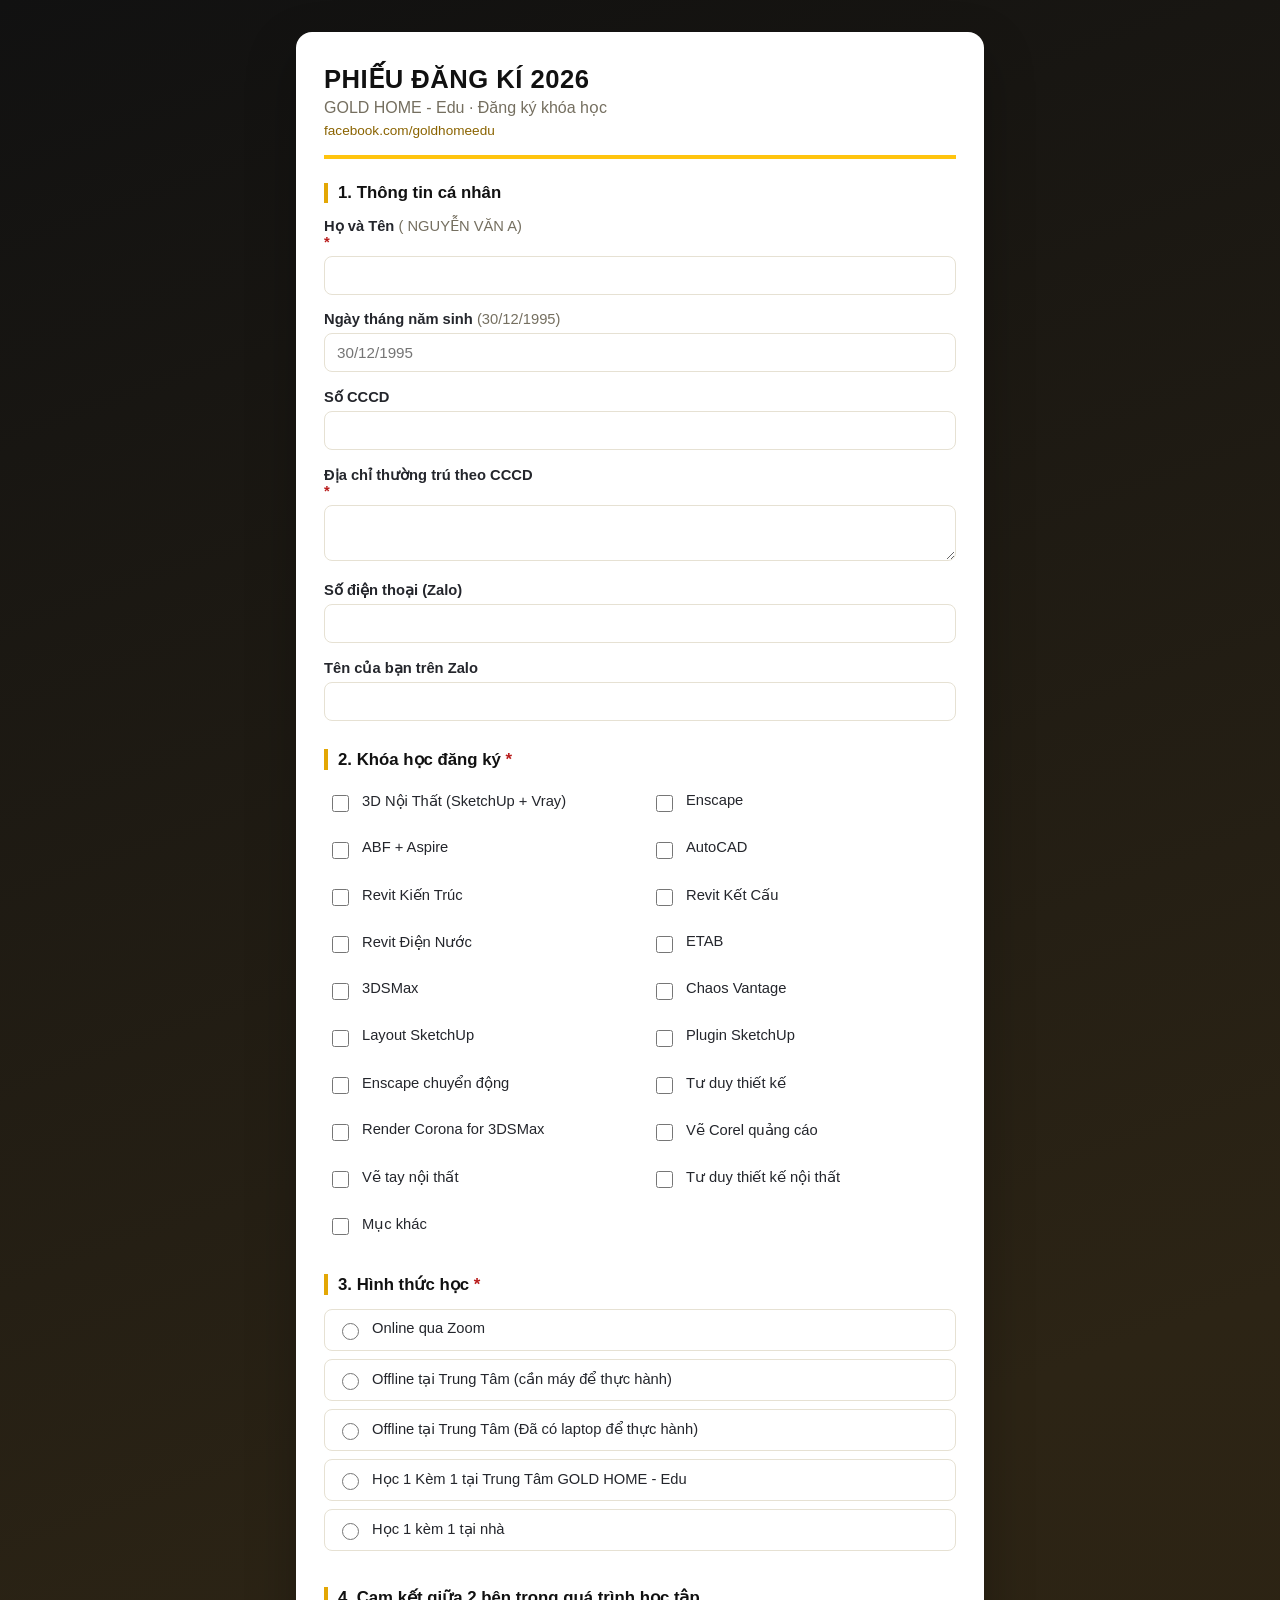
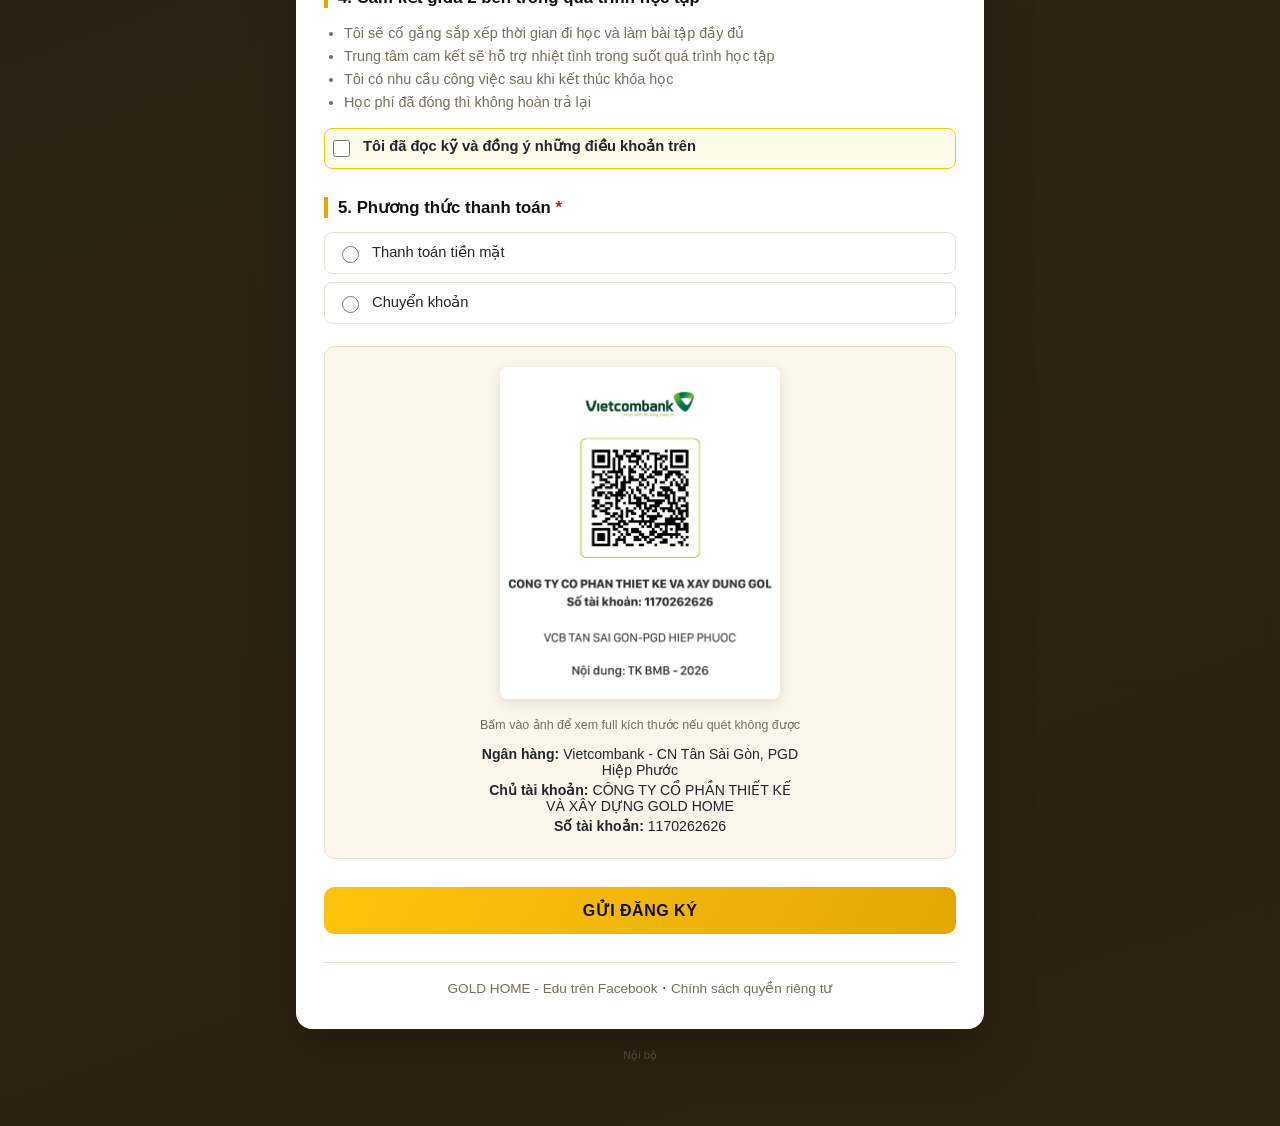
<file: index.html>
<!DOCTYPE html>
<html lang="vi">
<head>
<meta charset="UTF-8">
<meta name="viewport" content="width=device-width, initial-scale=1.0">
<title>Phiếu Đăng Ký Khóa Học 2026 - GOLD HOME - Edu</title>
<meta name="description" content="Đăng ký khóa học tại GOLD HOME - Edu. Điền thông tin, chọn khóa học và hình thức học chỉ trong vài phút.">

<!-- Open Graph — để link hiển thị đẹp khi gửi qua Zalo/Facebook/Messenger -->
<meta property="og:type" content="website">
<meta property="og:title" content="Phiếu Đăng Ký Khóa Học 2026 - GOLD HOME - Edu">
<meta property="og:description" content="Đăng ký khóa học tại GOLD HOME - Edu. Điền thông tin, chọn khóa học và hình thức học chỉ trong vài phút.">
<meta property="og:url" content="https://cardinvite.github.io/goldhome-edu-dangky/">
<meta property="og:image" content="https://cardinvite.github.io/goldhome-edu-dangky/assets/og-image.png">
<meta property="og:image:width" content="1200">
<meta property="og:image:height" content="630">

<meta name="twitter:card" content="summary_large_image">
<meta name="twitter:title" content="Phiếu Đăng Ký Khóa Học 2026 - GOLD HOME - Edu">
<meta name="twitter:description" content="Đăng ký khóa học tại GOLD HOME - Edu. Điền thông tin, chọn khóa học và hình thức học chỉ trong vài phút.">
<meta name="twitter:image" content="https://cardinvite.github.io/goldhome-edu-dangky/assets/og-image.png">

<link rel="icon" href="assets/logo.png" type="image/png">
<link rel="stylesheet" href="style.css">
</head>
<body>
<div class="page">
  <form id="regForm" class="card" novalidate>
    <header class="card-header">
      <h1>PHIẾU ĐĂNG KÍ 2026</h1>
      <p>GOLD HOME - Edu · Đăng ký khóa học</p>
      <a class="fb-link" href="https://www.facebook.com/goldhomeedu/" target="_blank" rel="noopener">facebook.com/goldhomeedu</a>
    </header>

    <section class="section">
      <h2>1. Thông tin cá nhân</h2>

      <label class="field">
        <span>Họ và Tên <em>( NGUYỄN VĂN A)</em> <span class="req">*</span></span>
        <input type="text" name="hoTen" required>
      </label>

      <label class="field">
        <span>Ngày tháng năm sinh <em>(30/12/1995)</em></span>
        <input type="text" name="ngaySinh" placeholder="30/12/1995">
      </label>

      <label class="field">
        <span>Số CCCD</span>
        <input type="text" name="cccd" inputmode="numeric">
      </label>

      <label class="field">
        <span>Địa chỉ thường trú theo CCCD <span class="req">*</span></span>
        <textarea name="diaChi" rows="2" required></textarea>
      </label>

      <label class="field">
        <span>Số điện thoại (Zalo)</span>
        <input type="tel" name="soDienThoai">
      </label>

      <label class="field">
        <span>Tên của bạn trên Zalo</span>
        <input type="text" name="tenZalo">
      </label>
    </section>

    <section class="section">
      <h2>2. Khóa học đăng ký <span class="req">*</span></h2>
      <div class="checkbox-grid" id="khoaHocGrid">
        <label class="checkbox-item"><input type="checkbox" name="khoaHoc" value="3D NỘI THẤT (SKETCHUP + VRAY)"><span>3D Nội Thất (SketchUp + Vray)</span></label>
        <label class="checkbox-item"><input type="checkbox" name="khoaHoc" value="ENSCAPE"><span>Enscape</span></label>
        <label class="checkbox-item"><input type="checkbox" name="khoaHoc" value="ABF + ASPIRE"><span>ABF + Aspire</span></label>
        <label class="checkbox-item"><input type="checkbox" name="khoaHoc" value="AUTOCAD"><span>AutoCAD</span></label>
        <label class="checkbox-item"><input type="checkbox" name="khoaHoc" value="REVIT KIẾN TRÚC"><span>Revit Kiến Trúc</span></label>
        <label class="checkbox-item"><input type="checkbox" name="khoaHoc" value="REVIT KẾT CẤU"><span>Revit Kết Cấu</span></label>
        <label class="checkbox-item"><input type="checkbox" name="khoaHoc" value="REVIT ĐIỆN NƯỚC"><span>Revit Điện Nước</span></label>
        <label class="checkbox-item"><input type="checkbox" name="khoaHoc" value="ETAB"><span>ETAB</span></label>
        <label class="checkbox-item"><input type="checkbox" name="khoaHoc" value="3DSMAX"><span>3DSMax</span></label>
        <label class="checkbox-item"><input type="checkbox" name="khoaHoc" value="CHAOS VANTAGE"><span>Chaos Vantage</span></label>
        <label class="checkbox-item"><input type="checkbox" name="khoaHoc" value="LAYOUT SKETCHUP"><span>Layout SketchUp</span></label>
        <label class="checkbox-item"><input type="checkbox" name="khoaHoc" value="PLUGIN SKETCHUP"><span>Plugin SketchUp</span></label>
        <label class="checkbox-item"><input type="checkbox" name="khoaHoc" value="ENSCAPE CHUYỂN ĐỘNG"><span>Enscape chuyển động</span></label>
        <label class="checkbox-item"><input type="checkbox" name="khoaHoc" value="TƯ DUY THIẾT KẾ"><span>Tư duy thiết kế</span></label>
        <label class="checkbox-item"><input type="checkbox" name="khoaHoc" value="RENDER CORONA FOR 3DSMAX"><span>Render Corona for 3DSMax</span></label>
        <label class="checkbox-item"><input type="checkbox" name="khoaHoc" value="VẼ COREL QUẢNG CÁO"><span>Vẽ Corel quảng cáo</span></label>
        <label class="checkbox-item"><input type="checkbox" name="khoaHoc" value="VẼ TAY NỘI THẤT"><span>Vẽ tay nội thất</span></label>
        <label class="checkbox-item"><input type="checkbox" name="khoaHoc" value="TƯ DUY THIẾT KẾ NỘI THẤT"><span>Tư duy thiết kế nội thất</span></label>
        <label class="checkbox-item other-item">
          <input type="checkbox" id="khoaHocKhacCheck"><span>Mục khác</span>
        </label>
      </div>
      <div class="other-input" id="khoaHocKhacWrap" hidden>
        <input type="text" id="khoaHocKhacInput" placeholder="Nhập khóa học khác...">
      </div>
    </section>

    <section class="section">
      <h2>3. Hình thức học <span class="req">*</span></h2>
      <div class="radio-list">
        <label class="radio-item"><input type="radio" name="hinhThucHoc" value="Online qua Zoom" required><span>Online qua Zoom</span></label>
        <label class="radio-item"><input type="radio" name="hinhThucHoc" value="Offline tại Trung Tâm (cần máy để thực hành)"><span>Offline tại Trung Tâm (cần máy để thực hành)</span></label>
        <label class="radio-item"><input type="radio" name="hinhThucHoc" value="Offline tại Trung Tâm (Đã có laptop để thực hành)"><span>Offline tại Trung Tâm (Đã có laptop để thực hành)</span></label>
        <label class="radio-item"><input type="radio" name="hinhThucHoc" value="Học 1 Kèm 1 tại Trung Tâm GOLD HOME - Edu"><span>Học 1 Kèm 1 tại Trung Tâm GOLD HOME - Edu</span></label>
        <label class="radio-item"><input type="radio" name="hinhThucHoc" value="Học 1 kèm 1 tại nhà"><span>Học 1 kèm 1 tại nhà</span></label>
      </div>
    </section>

    <section class="section">
      <h2>4. Cam kết giữa 2 bên trong quá trình học tập</h2>
      <ul class="commitment-list">
        <li>Tôi sẽ cố gắng sắp xếp thời gian đi học và làm bài tập đầy đủ</li>
        <li>Trung tâm cam kết sẽ hỗ trợ nhiệt tình trong suốt quá trình học tập</li>
        <li>Tôi có nhu cầu công việc sau khi kết thúc khóa học</li>
        <li>Học phí đã đóng thì không hoàn trả lại</li>
      </ul>
      <label class="checkbox-item agree-item">
        <input type="checkbox" name="camKet" required>
        <span>Tôi đã đọc kỹ và đồng ý những điều khoản trên</span>
      </label>
    </section>

    <section class="section">
      <h2>5. Phương thức thanh toán <span class="req">*</span></h2>
      <div class="radio-list">
        <label class="radio-item"><input type="radio" name="thanhToan" value="Thanh toán tiền mặt" required><span>Thanh toán tiền mặt</span></label>
        <label class="radio-item"><input type="radio" name="thanhToan" value="Chuyển khoản"><span>Chuyển khoản</span></label>
      </div>
      <div class="qr-box" id="qrBox" hidden>
        <a class="qr-image-link" href="qr-code.jpeg" target="_blank" rel="noopener">
          <img src="qr-code.jpeg" alt="QR chuyển khoản Vietcombank" class="qr-image" width="1125" height="1333" loading="lazy" decoding="async">
        </a>
        <p class="qr-hint">Bấm vào ảnh để xem full kích thước nếu quét không được</p>
        <div class="qr-info">
          <p><strong>Ngân hàng:</strong> Vietcombank - CN Tân Sài Gòn, PGD Hiệp Phước</p>
          <p><strong>Chủ tài khoản:</strong> CÔNG TY CỔ PHẦN THIẾT KẾ VÀ XÂY DỰNG GOLD HOME</p>
          <p><strong>Số tài khoản:</strong> 1170262626</p>
        </div>
      </div>
    </section>

    <div id="formStatus" class="form-status" role="alert"></div>

    <button type="submit" class="submit-btn">GỬI ĐĂNG KÝ</button>

    <footer class="card-footer">
      <a href="https://www.facebook.com/goldhomeedu/" target="_blank" rel="noopener">GOLD HOME - Edu trên Facebook</a>
      · <a href="privacy.html">Chính sách quyền riêng tư</a>
    </footer>
  </form>

  <a class="staff-link" href="admin.html" rel="nofollow">Nội bộ</a>
</div>

<script src="script.js"></script>
</body>
</html>
</file>
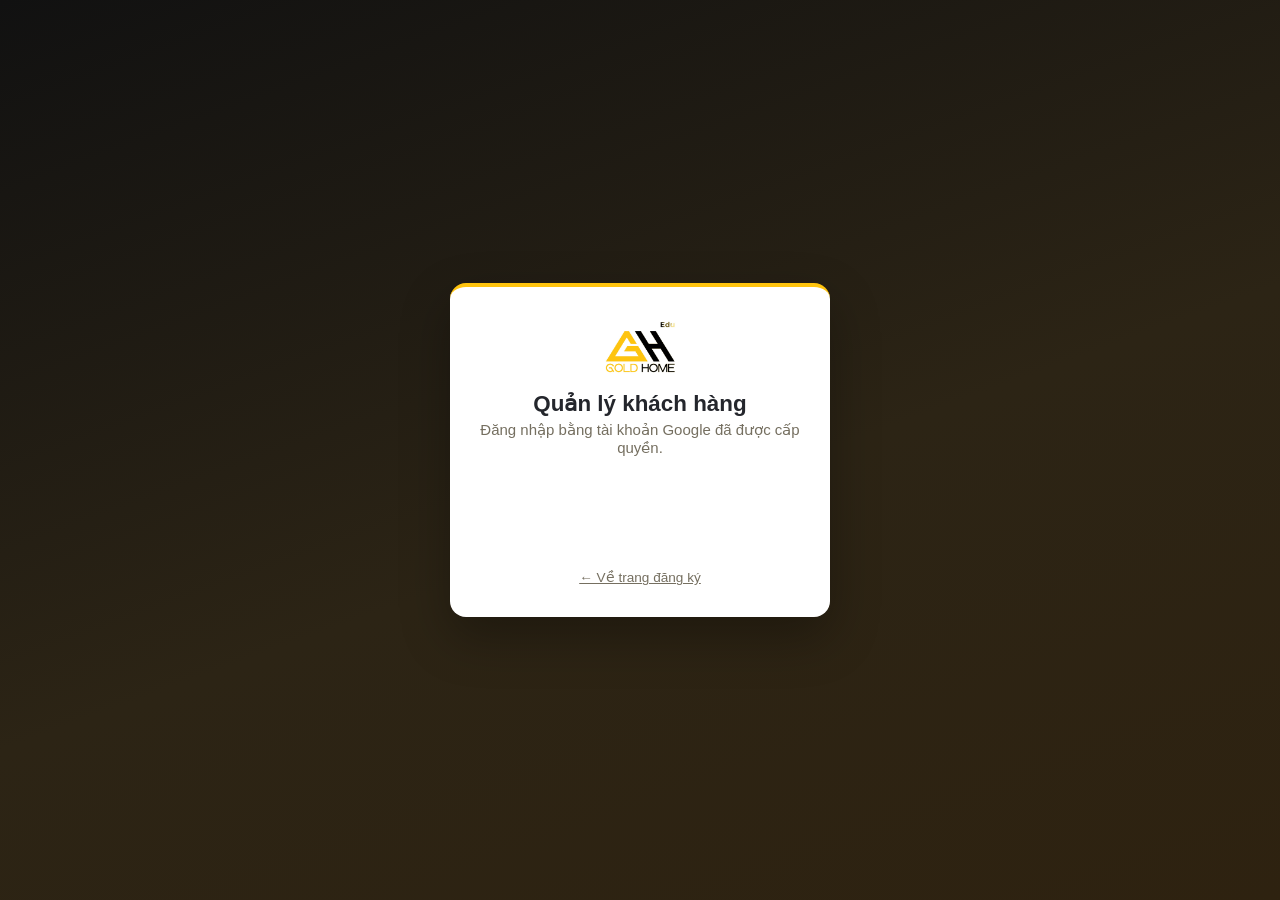
<file: admin.html>
<!DOCTYPE html>
<html lang="vi">
<head>
<meta charset="UTF-8">
<meta name="viewport" content="width=device-width, initial-scale=1.0">
<meta name="robots" content="noindex, nofollow">
<title>Quản lý khách hàng - GOLD HOME - Edu</title>
<link rel="icon" href="assets/logo.png" type="image/png">
<link rel="stylesheet" href="admin.css?v=20261103b">
<script src="https://accounts.google.com/gsi/client" async defer></script>
</head>
<body>

<div id="loginView" class="login-view">
  <div class="login-card">
    <img src="assets/logo.png" alt="GOLD HOME - Edu" class="login-logo">
    <h1>Quản lý khách hàng</h1>
    <p>Đăng nhập bằng tài khoản Google đã được cấp quyền.</p>
    <div id="googleBtn" class="google-btn"></div>
    <p id="loginStatus" class="login-status" role="alert"></p>
    <a href="./" class="back-link">← Về trang đăng ký</a>
  </div>
</div>

<div id="appView" hidden>
  <header class="topbar">
    <div class="brand">
      <img src="assets/logo.png" alt="">
      <strong>QUẢN LÝ KHÁCH HÀNG</strong>
    </div>
    <nav class="tabs" id="tabs">
      <button type="button" data-tab="leads" class="active">Khách hàng</button>
      <button type="button" data-tab="deferred">Chăm sóc sau</button>
      <button type="button" data-tab="registrations">Đăng ký</button>
      <button type="button" data-tab="activity" data-admin-only>Hoạt động</button>
      <button type="button" data-tab="sales" data-admin-only>Sales</button>
      <button type="button" data-tab="statuses" data-admin-only>Trạng thái</button>
      <button type="button" data-tab="sources" data-admin-only>Nguồn</button>
    </nav>
    <div class="me">
      <span id="meName"></span>
      <span id="meRole" class="role"></span>
      <span id="syncStatus" class="sync-status" hidden>Đang cập nhật…</span>
      <button type="button" id="refreshBtn" class="btn ghost" title="Đọc lại dữ liệu mới nhất từ Google Sheet">Tải lại</button>
      <button type="button" id="logoutBtn" class="btn ghost">Đăng xuất</button>
    </div>
  </header>

  <main class="main">
    <section id="tab-leads">
      <div id="segmentTabs" class="segments" role="tablist" aria-label="Mảng kinh doanh"></div>

      <div class="toolbar">
        <input id="searchInput" class="search" type="search" inputmode="tel" autocomplete="off"
               placeholder="Tìm theo số điện thoại hoặc tên khách...">
        <button type="button" id="importBtn" class="btn ghost" data-admin-only
                title="Nhập khách từ file Excel/CSV (VD: file Leads tải từ Facebook)">Import file</button>
        <button type="button" id="addBtn" class="btn primary">+ Thêm SĐT</button>
      </div>

      <div id="searchResult"></div>

      <div id="stats" class="stats"></div>

      <div class="filters">
        <div id="chips" class="chips"></div>
        <select id="saleFilter" class="sale-filter" aria-label="Lọc theo Sales"></select>
        <select id="sourceFilter" class="sale-filter" aria-label="Lọc theo nguồn"></select>
      </div>
      <div class="date-filters" aria-label="Lọc theo ngày tạo">
        <select id="createdRange" class="sale-filter" aria-label="Khoảng ngày tạo">
          <option value="all">Mọi thời gian</option><option value="today">Hôm nay</option>
          <option value="yesterday">Hôm qua</option><option value="this_week">Tuần này</option>
          <option value="last_week">Tuần trước</option><option value="custom">Tùy chọn từ ngày đến ngày</option>
        </select>
        <label>Từ <input id="createdFrom" type="date"></label>
        <label>Đến <input id="createdTo" type="date"></label>
      </div>

      <div class="table-wrap">
        <table class="leads">
          <thead>
            <tr>
              <th>SĐT</th>
              <th>Khách hàng</th>
              <th>Trạng thái</th>
              <th>Lần chăm sóc cuối</th>
              <th>Hẹn gọi lại</th>
              <th>Ghi chú</th>
              <th class="care-log">Nhật ký chăm sóc</th>
              <th>Nguồn / Ngày LH</th>
              <th>Sales phụ trách</th>
            </tr>
          </thead>
          <tbody id="leadRows"></tbody>
        </table>
      </div>
      <div id="leadPager" class="pager"></div>
      <p id="listInfo" class="list-info"></p>
    </section>

    <section id="tab-deferred" hidden>
      <h2 class="section-title">Chăm sóc sau</h2>
      <p class="list-info">Khách có trạng thái “Không nghe máy” hoặc “Không có nhu cầu”. Mở từng khách để cập nhật trạng thái khi cần chăm sóc lại.</p>
      <div class="filters">
        <select id="deferredSaleFilter" class="sale-filter" aria-label="Lọc khách theo Sales"></select>
        <select id="deferredSourceFilter" class="sale-filter" aria-label="Lọc khách theo nguồn"></select>
      </div>
      <div class="table-wrap">
        <table class="leads"><thead><tr><th>SĐT</th><th>Khách hàng</th><th>Nguồn / Ngày LH</th><th>Sales phụ trách</th><th>Trạng thái</th><th>Lần chăm sóc cuối</th><th>Ghi chú</th></tr></thead><tbody id="deferredRows"></tbody></table>
      </div>
      <div id="deferredPager" class="pager"></div><p id="deferredInfo" class="list-info"></p>
    </section>

    <section id="tab-registrations" hidden>
      <div class="toolbar">
        <input id="regSearch" class="search" type="search" autocomplete="off"
               placeholder="Tìm theo tên, SĐT, tên Zalo, khóa học...">
        <button type="button" id="regExport" class="btn ghost" data-admin-only>Xuất CSV</button>
      </div>

      <div class="filters">
        <div id="regRangeChips" class="chips"></div>
      </div>
      <div class="reg-selects">
        <select id="regCourse" aria-label="Lọc theo khóa học"></select>
        <select id="regMode" aria-label="Lọc theo hình thức học"></select>
        <select id="regPayment" aria-label="Lọc theo thanh toán"></select>
      </div>

      <div class="table-wrap">
        <table class="leads">
          <thead>
            <tr>
              <th>Thời gian</th>
              <th>Họ và tên</th>
              <th>SĐT</th>
              <th>Tên Zalo</th>
              <th>Khóa học</th>
              <th>Hình thức học</th>
              <th>Thanh toán</th>
              <th>Chăm sóc</th>
            </tr>
          </thead>
          <tbody id="regRows"></tbody>
        </table>
      </div>
      <div id="regPager" class="pager"></div>
      <p id="regInfo" class="list-info"></p>
    </section>

    <section id="tab-activity" hidden>
      <h2 class="section-title">Hoạt động gần đây</h2>
      <div id="activityList" class="timeline"></div>
    </section>

    <section id="tab-sales" hidden>
      <div class="section-head">
        <h2 class="section-title">Sales</h2>
        <button type="button" class="btn primary" data-user-new>+ Thêm sales</button>
      </div>
      <div class="table-wrap">
        <table class="plain">
          <thead>
            <tr>
              <th rowspan="2">Tên</th>
              <th rowspan="2">Quyền</th>
              <th colspan="3" class="group DAO_TAO">Đào tạo</th>
              <th colspan="3" class="group XAY_DUNG">Xây dựng</th>
              <th rowspan="2"></th>
            </tr>
            <tr>
              <th>Đang chăm sóc</th>
              <th>Gọi lại hôm nay</th>
              <th>Đã chốt</th>
              <th>Đang chăm sóc</th>
              <th>Gọi lại hôm nay</th>
              <th>Đã chốt</th>
            </tr>
          </thead>
          <tbody id="salesRows"></tbody>
        </table>
      </div>
      <p class="list-info">Email là tài khoản Google dùng để đăng nhập. Khoá = tạm thời không cho đăng nhập
        (giữ nguyên khách đang phụ trách); Xoá = bỏ hẳn tài khoản và chuyển khách cho người khác.</p>
    </section>
    <section id="tab-statuses" hidden>
      <div class="section-head">
        <h2 class="section-title">Trạng thái chăm sóc</h2>
        <button type="button" class="btn primary" data-status-new>+ Thêm trạng thái</button>
      </div>
      <div class="table-wrap">
        <table class="plain">
          <thead>
            <tr>
              <th>Thứ tự</th>
              <th>Hiển thị</th>
              <th>Mã</th>
              <th>Kết thúc chăm sóc</th>
              <th>Số khách (ĐT / XD)</th>
              <th>Sử dụng</th>
              <th></th>
            </tr>
          </thead>
          <tbody id="statusRows"></tbody>
        </table>
      </div>
      <p class="list-info">Thứ tự ở đây là thứ tự trong ô chọn trạng thái và bộ lọc. "Kết thúc chăm sóc" = khách
        không còn tính là đang chăm sóc và không hiện trong "Gọi lại hôm nay". Trạng thái 🔒 là trạng thái hệ thống:
        chỉ đổi được tên và màu.</p>
    </section>
    <section id="tab-sources" hidden>
      <div class="section-head">
        <h2 class="section-title">Nguồn khách</h2>
        <button type="button" class="btn primary" data-source-new>+ Thêm nguồn</button>
      </div>
      <div class="table-wrap">
        <table class="plain">
          <thead>
            <tr>
              <th>Thứ tự</th>
              <th>Tên</th>
              <th>Mã</th>
              <th>Mặc định</th>
              <th>Số khách (ĐT / XD)</th>
              <th>Sử dụng</th>
              <th></th>
            </tr>
          </thead>
          <tbody id="sourceRows"></tbody>
        </table>
      </div>
      <p id="sourceLegacy" class="list-info"></p>
      <p class="list-info">Nguồn mặc định được chọn sẵn khi thêm khách. Nguồn 🔒 Web gắn cho khách tự điền form
        đăng ký trên web nên không xoá được.</p>
    </section>
  </main>
</div>

<dialog id="leadDialog" class="dialog">
  <div id="leadDialogBody"></div>
</dialog>

<dialog id="regDialog" class="dialog">
  <div id="regDialogBody"></div>
</dialog>

<dialog id="userDialog" class="dialog">
  <div id="userDialogBody"></div>
</dialog>

<dialog id="statusDialog" class="dialog">
  <div id="statusDialogBody"></div>
</dialog>

<dialog id="sourceDialog" class="dialog">
  <div id="sourceDialogBody"></div>
</dialog>

<dialog id="addDialog" class="dialog">
  <form id="addForm" class="dialog-inner" novalidate>
    <div class="dialog-head">
      <h2 id="addTitle">Thêm số điện thoại</h2>
      <button type="button" class="icon-btn" data-close aria-label="Đóng">×</button>
    </div>
    <label class="field">
      <span>Số điện thoại <span class="req">*</span></span>
      <input name="phone" type="tel" inputmode="tel" autocomplete="off" required>
    </label>
    <div id="addPhoneCheck"></div>
    <label class="field">
      <span>Tên khách hàng</span>
      <input name="customerName" type="text" autocomplete="off">
    </label>
    <div class="field-row">
      <label class="field">
        <span>Nguồn</span>
        <select name="source"></select>
      </label>
      <label class="field">
        <span>Ngày liên hệ</span>
        <input name="contactDate" type="date" required>
      </label>
    </div>
    <label class="field">
      <span>Ghi chú</span>
      <textarea name="note" rows="3"></textarea>
    </label>
    <label class="check">
      <input name="claim" type="checkbox" checked>
      <span>Tôi nhận chăm sóc số này</span>
    </label>
    <div class="dialog-actions">
      <button type="button" class="btn ghost" data-close>Huỷ</button>
      <button type="submit" class="btn primary" id="addSubmit">Thêm khách</button>
    </div>
  </form>
</dialog>

<dialog id="importDialog" class="dialog dialog-wide">
  <div id="importDialogBody"></div>
</dialog>

<div id="toast" class="toast" role="status" hidden></div>

<script src="admin.js?v=20261103b"></script>
</body>
</html>
</file>
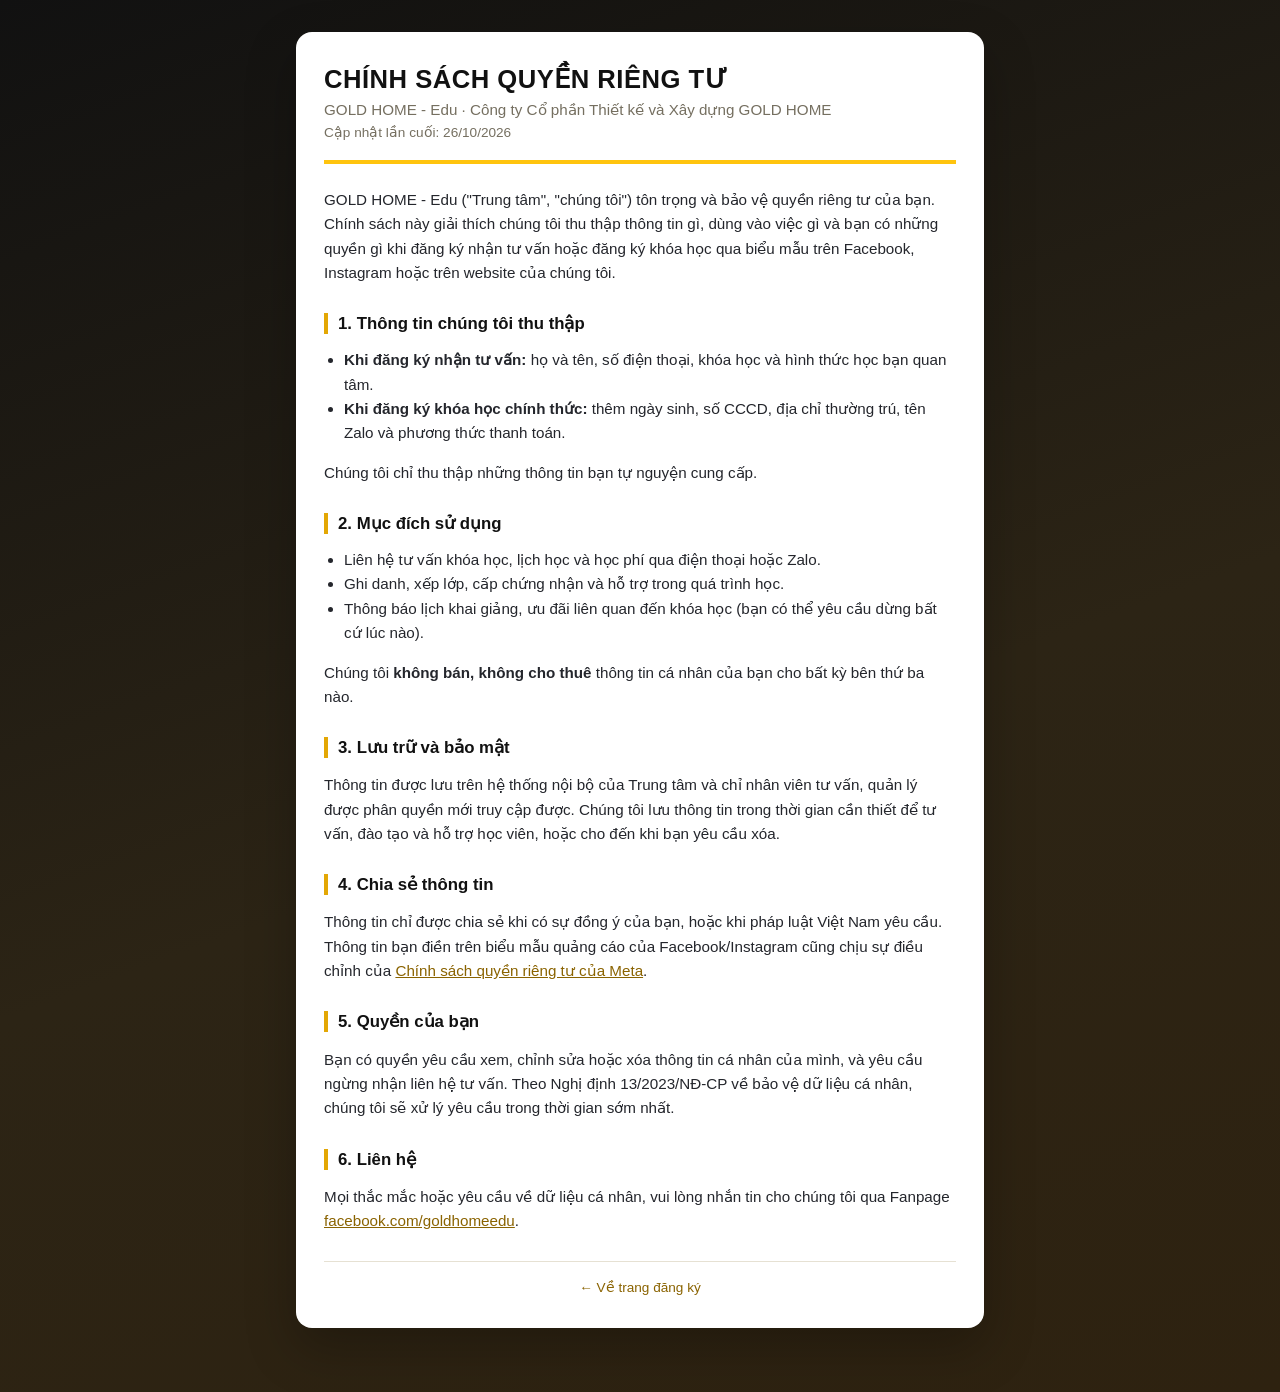
<file: privacy.html>
<!DOCTYPE html>
<html lang="vi">
<head>
<meta charset="UTF-8">
<meta name="viewport" content="width=device-width, initial-scale=1.0">
<title>Chính Sách Quyền Riêng Tư - GOLD HOME - Edu</title>
<meta name="description" content="Chính sách thu thập, sử dụng và bảo vệ thông tin cá nhân của GOLD HOME - Edu.">
<link rel="icon" href="assets/logo.png" type="image/png">
<link rel="stylesheet" href="style.css">
<style>
  .policy p, .policy li { line-height: 1.6; font-size: 0.95rem; }
  .policy ul { padding-left: 20px; margin: 0 0 8px; }
  .policy a { color: var(--primary-dark); }
  .policy .updated { color: var(--muted); font-size: 0.85rem; }
</style>
</head>
<body>
<div class="page">
  <main class="card policy">
    <header class="card-header">
      <h1>CHÍNH SÁCH QUYỀN RIÊNG TƯ</h1>
      <p>GOLD HOME - Edu · Công ty Cổ phần Thiết kế và Xây dựng GOLD HOME</p>
      <p class="updated">Cập nhật lần cuối: 26/10/2026</p>
    </header>

    <section class="section">
      <p>GOLD HOME - Edu ("Trung tâm", "chúng tôi") tôn trọng và bảo vệ quyền riêng tư của bạn. Chính sách này
        giải thích chúng tôi thu thập thông tin gì, dùng vào việc gì và bạn có những quyền gì khi đăng ký nhận
        tư vấn hoặc đăng ký khóa học qua biểu mẫu trên Facebook, Instagram hoặc trên website của chúng tôi.</p>
    </section>

    <section class="section">
      <h2>1. Thông tin chúng tôi thu thập</h2>
      <ul>
        <li><strong>Khi đăng ký nhận tư vấn:</strong> họ và tên, số điện thoại, khóa học và hình thức học bạn quan tâm.</li>
        <li><strong>Khi đăng ký khóa học chính thức:</strong> thêm ngày sinh, số CCCD, địa chỉ thường trú, tên Zalo
          và phương thức thanh toán.</li>
      </ul>
      <p>Chúng tôi chỉ thu thập những thông tin bạn tự nguyện cung cấp.</p>
    </section>

    <section class="section">
      <h2>2. Mục đích sử dụng</h2>
      <ul>
        <li>Liên hệ tư vấn khóa học, lịch học và học phí qua điện thoại hoặc Zalo.</li>
        <li>Ghi danh, xếp lớp, cấp chứng nhận và hỗ trợ trong quá trình học.</li>
        <li>Thông báo lịch khai giảng, ưu đãi liên quan đến khóa học (bạn có thể yêu cầu dừng bất cứ lúc nào).</li>
      </ul>
      <p>Chúng tôi <strong>không bán, không cho thuê</strong> thông tin cá nhân của bạn cho bất kỳ bên thứ ba nào.</p>
    </section>

    <section class="section">
      <h2>3. Lưu trữ và bảo mật</h2>
      <p>Thông tin được lưu trên hệ thống nội bộ của Trung tâm và chỉ nhân viên tư vấn, quản lý được phân quyền mới
        truy cập được. Chúng tôi lưu thông tin trong thời gian cần thiết để tư vấn, đào tạo và hỗ trợ học viên,
        hoặc cho đến khi bạn yêu cầu xóa.</p>
    </section>

    <section class="section">
      <h2>4. Chia sẻ thông tin</h2>
      <p>Thông tin chỉ được chia sẻ khi có sự đồng ý của bạn, hoặc khi pháp luật Việt Nam yêu cầu. Thông tin bạn
        điền trên biểu mẫu quảng cáo của Facebook/Instagram cũng chịu sự điều chỉnh của
        <a href="https://www.facebook.com/privacy/policy/" target="_blank" rel="noopener">Chính sách quyền riêng tư của Meta</a>.</p>
    </section>

    <section class="section">
      <h2>5. Quyền của bạn</h2>
      <p>Bạn có quyền yêu cầu xem, chỉnh sửa hoặc xóa thông tin cá nhân của mình, và yêu cầu ngừng nhận liên hệ
        tư vấn. Theo Nghị định 13/2023/NĐ-CP về bảo vệ dữ liệu cá nhân, chúng tôi sẽ xử lý yêu cầu trong thời gian sớm nhất.</p>
    </section>

    <section class="section">
      <h2>6. Liên hệ</h2>
      <p>Mọi thắc mắc hoặc yêu cầu về dữ liệu cá nhân, vui lòng nhắn tin cho chúng tôi qua Fanpage
        <a href="https://www.facebook.com/goldhomeedu/" target="_blank" rel="noopener">facebook.com/goldhomeedu</a>.</p>
    </section>

    <footer class="card-footer">
      <a href="index.html">← Về trang đăng ký</a>
    </footer>
  </main>
</div>
</body>
</html>
</file>
<file: style.css>
:root {
  --primary: #e3a705;
  --primary-dark: #8a6300;
  --accent: #ffc40e;
  --ink: #111111;
  --ink-warm: #2e2210;
  --card-bg: #ffffff;
  --text: #24262c;
  --muted: #756f60;
  --border: #e6e1d3;
  --success: #15803d;
  --success-bg: #ecfdf3;
  --error: #b91c1c;
  --error-bg: #fef2f2;
}

* { box-sizing: border-box; }

body {
  margin: 0;
  font-family: "Segoe UI", Roboto, Helvetica, Arial, sans-serif;
  background: linear-gradient(160deg, var(--ink), #2c2415 55%, var(--ink-warm));
  color: var(--text);
  min-height: 100vh;
}

.page {
  max-width: 720px;
  margin: 0 auto;
  padding: 32px 16px 64px;
}

.card {
  background: var(--card-bg);
  border-radius: 16px;
  padding: 32px 28px;
  box-shadow: 0 20px 50px rgba(0, 0, 0, 0.25);
}

.card-header {
  border-bottom: 4px solid var(--accent);
  padding-bottom: 16px;
  margin-bottom: 24px;
}

.logo {
  display: block;
  height: 56px;
  width: auto;
  margin-bottom: 12px;
}

.card-header h1 {
  margin: 0 0 4px;
  font-size: 1.6rem;
  color: var(--ink);
  letter-spacing: 0.5px;
}

.card-header p {
  margin: 0;
  color: var(--muted);
}

.fb-link {
  display: inline-block;
  margin-top: 6px;
  font-size: 0.85rem;
  color: var(--primary-dark);
  text-decoration: none;
}

.fb-link:hover { text-decoration: underline; }

.section {
  margin-bottom: 28px;
}

.section h2 {
  font-size: 1.05rem;
  color: var(--ink);
  margin: 0 0 14px;
  padding-left: 10px;
  border-left: 4px solid var(--primary);
}

.field {
  display: block;
  margin-bottom: 16px;
}

.field span {
  display: block;
  margin-bottom: 6px;
  font-weight: 600;
  font-size: 0.92rem;
}

.field em {
  font-weight: 400;
  color: var(--muted);
  font-style: normal;
}

.req { color: var(--error); }

input[type="text"],
input[type="tel"],
textarea {
  width: 100%;
  padding: 10px 12px;
  border: 1px solid var(--border);
  border-radius: 8px;
  font-size: 0.95rem;
  font-family: inherit;
  transition: border-color 0.15s, box-shadow 0.15s;
}

input[type="text"]:focus,
input[type="tel"]:focus,
textarea:focus {
  outline: none;
  border-color: var(--primary);
  box-shadow: 0 0 0 3px rgba(255, 196, 14, 0.3);
}

.checkbox-grid {
  display: grid;
  grid-template-columns: repeat(auto-fit, minmax(240px, 1fr));
  gap: 8px 16px;
}

.checkbox-item,
.radio-item {
  display: flex;
  align-items: flex-start;
  gap: 10px;
  padding: 8px 4px;
  cursor: pointer;
  font-size: 0.92rem;
}

.checkbox-item input,
.radio-item input {
  margin-top: 3px;
  width: 17px;
  height: 17px;
  accent-color: var(--primary);
  flex-shrink: 0;
}

.radio-list {
  display: flex;
  flex-direction: column;
}

.radio-item {
  border: 1px solid var(--border);
  border-radius: 8px;
  margin-bottom: 8px;
  padding: 10px 12px;
}

.other-input {
  margin-top: 10px;
}

.other-input input {
  width: 100%;
  padding: 10px 12px;
  border: 1px solid var(--border);
  border-radius: 8px;
  font-size: 0.92rem;
}

.commitment-list {
  margin: 0 0 14px;
  padding-left: 20px;
  color: var(--muted);
  font-size: 0.9rem;
  line-height: 1.6;
}

.agree-item {
  border: 1px solid var(--accent);
  background: #fffbeb;
  border-radius: 8px;
  font-weight: 600;
}

.form-status {
  min-height: 20px;
  margin-bottom: 16px;
  font-size: 0.9rem;
  font-weight: 600;
  padding: 10px 12px;
  border-radius: 8px;
  display: none;
}

.form-status.success {
  display: block;
  color: var(--success);
  background: var(--success-bg);
}

.form-status.error {
  display: block;
  color: var(--error);
  background: var(--error-bg);
}

.submit-btn {
  width: 100%;
  padding: 14px;
  font-size: 1rem;
  font-weight: 700;
  letter-spacing: 0.5px;
  color: var(--ink);
  background: linear-gradient(120deg, var(--accent), var(--primary));
  border: none;
  border-radius: 10px;
  cursor: pointer;
  transition: opacity 0.15s, transform 0.1s;
}

.submit-btn:hover { opacity: 0.92; }
.submit-btn:active { transform: scale(0.99); }
.submit-btn:disabled { opacity: 0.6; cursor: not-allowed; }

.qr-box {
  display: flex;
  flex-direction: column;
  align-items: center;
  gap: 14px;
  margin-top: 14px;
  padding: 20px;
  border: 1px solid var(--border);
  border-radius: 10px;
  background: #faf6ec;
}

.qr-image-link {
  display: block;
}

.qr-image {
  width: 100%;
  max-width: 280px;
  height: auto;
  border-radius: 8px;
  box-shadow: 0 4px 14px rgba(0, 0, 0, 0.1);
}

.qr-hint {
  margin: 0;
  font-size: 0.78rem;
  color: var(--muted);
}

.qr-info {
  width: 100%;
  max-width: 320px;
}

.qr-info p {
  margin: 0 0 4px;
  font-size: 0.88rem;
  color: var(--text);
  text-align: center;
}

.card-footer {
  margin-top: 28px;
  padding-top: 16px;
  border-top: 1px solid var(--border);
  text-align: center;
}

.card-footer a {
  color: var(--muted);
  font-size: 0.85rem;
  text-decoration: none;
}

.card-footer a:hover { text-decoration: underline; }

@media (max-width: 480px) {
  .card { padding: 24px 16px; }
  .card-header h1 { font-size: 1.35rem; }
}

/* Link đăng nhập nội bộ — cố ý mờ để khách không để ý */
.staff-link {
  display: block;
  width: max-content;
  margin: 20px auto 0;
  font-size: 0.7rem;
  color: rgba(255, 255, 255, 0.18);
  text-decoration: none;
}

.staff-link:hover { color: rgba(255, 255, 255, 0.6); }
</file>
<file: admin.css>
:root {
  --primary: #e3a705;
  --primary-dark: #8a6300;
  --accent: #ffc40e;
  --ink: #111111;
  --ink-warm: #2e2210;
  --bg: #f5f3ee;
  --card-bg: #ffffff;
  --text: #24262c;
  --muted: #756f60;
  --border: #e6e1d3;
  --success: #15803d;
  --success-bg: #ecfdf3;
  --error: #b91c1c;
  --error-bg: #fef2f2;

  --gray: #6b7280;   --gray-bg: #f1f2f4;
  --blue: #1d4ed8;   --blue-bg: #e8efff;
  --orange: #c2410c; --orange-bg: #fff1e6;
  --red: #b91c1c;    --red-bg: #fdecec;
  --green: #15803d;  --green-bg: #e8f7ee;
  --teal: #0f766e;   --teal-bg: #e3f6f3;
  --dark: #44403c;   --dark-bg: #e7e5e4;
}

* { box-sizing: border-box; }
[hidden] { display: none !important; }

body {
  margin: 0;
  font-family: "Segoe UI", Roboto, Helvetica, Arial, sans-serif;
  background: var(--bg);
  color: var(--text);
  font-size: 15px;
}

button, input, select, textarea { font: inherit; color: inherit; }

/* ---------- Login ---------- */

.login-view {
  min-height: 100vh;
  display: grid;
  place-items: center;
  padding: 16px;
  background: linear-gradient(160deg, var(--ink), #2c2415 55%, var(--ink-warm));
}

.login-card {
  width: 100%;
  max-width: 380px;
  background: var(--card-bg);
  border-radius: 16px;
  padding: 32px 24px;
  text-align: center;
  box-shadow: 0 20px 50px rgba(0, 0, 0, 0.3);
  border-top: 4px solid var(--accent);
}

.login-logo { height: 56px; width: auto; }
.login-card h1 { margin: 12px 0 4px; font-size: 1.4rem; }
.login-card p { color: var(--muted); margin: 0 0 20px; }
.google-btn { display: flex; justify-content: center; min-height: 44px; }
.login-status { min-height: 1.4em; margin: 16px 0 0 !important; font-size: 0.9rem; }
.login-status.error { color: var(--error); }
.back-link { display: inline-block; margin-top: 12px; color: var(--muted); font-size: 0.85rem; }

/* ---------- Topbar ---------- */

.topbar {
  position: sticky;
  top: 0;
  z-index: 5;
  display: flex;
  align-items: center;
  gap: 16px;
  flex-wrap: wrap;
  padding: 10px 16px;
  background: var(--ink);
  color: #fff;
  border-bottom: 3px solid var(--accent);
}

.brand { display: flex; align-items: center; gap: 10px; }
.brand img { height: 32px; width: auto; background: #fff; border-radius: 6px; padding: 2px; }
.brand strong { letter-spacing: 0.5px; font-size: 0.95rem; }

.tabs { display: flex; gap: 4px; overflow-x: auto; max-width: 100%; scrollbar-width: none; }
.tabs button {
  background: none;
  border: 0;
  color: #d6d0c2;
  padding: 6px 12px;
  white-space: nowrap;
  border-radius: 999px;
  cursor: pointer;
}
.tabs button.active { background: var(--accent); color: var(--ink); font-weight: 600; }

.me { margin-left: auto; display: flex; align-items: center; gap: 8px; font-size: 0.9rem; }
.role {
  font-size: 0.7rem;
  font-weight: 700;
  padding: 2px 8px;
  border-radius: 999px;
  background: rgba(255, 196, 14, 0.2);
  color: var(--accent);
}
.topbar .btn.ghost { color: #fff; border-color: rgba(255, 255, 255, 0.25); padding: 5px 10px; }

.main { max-width: 1280px; margin: 0 auto; padding: 16px; }

/* ---------- Buttons & inputs ---------- */

.btn {
  display: inline-flex;
  align-items: center;
  justify-content: center;
  gap: 6px;
  border-radius: 8px;
  border: 1px solid transparent;
  padding: 8px 14px;
  cursor: pointer;
  text-decoration: none;
  font-weight: 600;
  white-space: nowrap;
}
.btn:disabled { opacity: 0.5; cursor: not-allowed; }
.btn.primary { background: var(--primary); color: var(--ink); }
.btn.primary:hover:not(:disabled) { background: var(--accent); }
.btn.ghost { background: transparent; border-color: var(--border); color: var(--text); }
.btn.ghost:hover { border-color: var(--primary); }
.btn.block { width: 100%; padding: 12px; }

.icon-btn {
  border: 0;
  background: none;
  font-size: 1.6rem;
  line-height: 1;
  cursor: pointer;
  color: var(--muted);
  padding: 0 4px;
}

.link {
  border: 0;
  background: none;
  padding: 0;
  color: var(--primary-dark);
  text-decoration: underline;
  cursor: pointer;
}

input[type=text], input[type=tel], input[type=search], input[type=datetime-local], input[type=date], select, textarea {
  width: 100%;
  padding: 9px 12px;
  border: 1px solid var(--border);
  border-radius: 8px;
  background: #fff;
}
input:focus, select:focus, textarea:focus { outline: 2px solid var(--accent); outline-offset: -1px; }
textarea { resize: vertical; min-height: 100px; }

.field { display: block; margin-bottom: 12px; }
.field > span { display: block; font-size: 0.85rem; font-weight: 600; margin-bottom: 4px; }
.req { color: var(--error); }
.check { display: flex; align-items: center; gap: 8px; margin: 4px 0 8px; }

/* ---------- Toolbar, stats, filters ---------- */

.toolbar { display: flex; gap: 10px; margin-bottom: 12px; }
.search { font-size: 1.05rem; padding: 12px 14px !important; }

.result {
  display: flex;
  align-items: center;
  justify-content: space-between;
  gap: 12px;
  flex-wrap: wrap;
  padding: 14px 16px;
  border-radius: 12px;
  margin-bottom: 12px;
  background: var(--card-bg);
  border: 1px solid var(--border);
}
.result.found { border-left: 4px solid var(--primary); }
.result.missing { border-left: 4px solid var(--gray); }

.summary {
  display: grid;
  grid-template-columns: max-content 1fr;
  gap: 4px 14px;
  margin: 0;
  font-size: 0.92rem;
}
.summary dt { color: var(--muted); }
.summary dd { margin: 0; }
.pre { white-space: pre-wrap; }
/* Link / chuỗi dài không có dấu cách (VD: link Messenger) phải xuống dòng, không kéo giãn hộp thoại. */
.pre, .tl-body, .summary dd { overflow-wrap: anywhere; word-break: break-word; }

.stats {
  display: grid;
  grid-template-columns: repeat(4, 1fr);
  gap: 10px;
  margin-bottom: 12px;
}
.stat {
  text-align: left;
  border: 1px solid var(--border);
  border-left: 4px solid var(--c);
  background: var(--card-bg);
  border-radius: 10px;
  padding: 10px 14px;
  cursor: pointer;
}
.stat.active { outline: 2px solid var(--c); }
.stat-value { display: block; font-size: 1.6rem; font-weight: 700; color: var(--c); }
.stat-label { font-size: 0.85rem; color: var(--muted); }
.stat.gray { --c: var(--gray); }
.stat.blue { --c: var(--blue); }
.stat.orange { --c: var(--orange); }
.stat.green { --c: var(--green); }

.filters { display: flex; gap: 10px; align-items: flex-start; margin-bottom: 12px; }
.date-filters { display: flex; flex-wrap: wrap; align-items: center; gap: 10px; margin: -2px 0 14px; color: var(--muted); font-size: .85rem; }
.date-filters label { display: flex; align-items: center; gap: 6px; }
.date-filters input { border: 1px solid var(--border); border-radius: 8px; padding: 7px 9px; color: var(--ink); background: var(--card-bg); }
.chips { display: flex; flex-wrap: wrap; gap: 6px; flex: 1; }
.chip {
  border: 1px solid var(--border);
  background: var(--card-bg);
  border-radius: 999px;
  padding: 5px 12px;
  font-size: 0.85rem;
  cursor: pointer;
}
.chip.active { background: var(--ink); color: #fff; border-color: var(--ink); }
.chip .count { opacity: 0.6; margin-left: 2px; }
.sale-filter { width: auto; min-width: 180px; }

/* ---------- Badges ---------- */

.badge {
  display: inline-block;
  padding: 2px 10px;
  border-radius: 999px;
  font-size: 0.8rem;
  font-weight: 600;
  white-space: nowrap;
}
.badge.gray { color: var(--gray); background: var(--gray-bg); }
.badge.blue { color: var(--blue); background: var(--blue-bg); }
.badge.orange { color: var(--orange); background: var(--orange-bg); }
.badge.red { color: var(--red); background: var(--red-bg); }
.badge.green { color: var(--green); background: var(--green-bg); }
.badge.teal { color: var(--teal); background: var(--teal-bg); }
.badge.dark { color: var(--dark); background: var(--dark-bg); }

/* ---------- Tables ---------- */

.table-wrap {
  background: var(--card-bg);
  border: 1px solid var(--border);
  border-radius: 12px;
  /* Cuộn trong khung (không cuộn cả trang): thanh scroll ngang luôn nằm ở đáy khung,
     nhìn thấy ngay mà không phải kéo xuống dòng cuối của danh sách. */
  overflow: auto;
  max-height: 70vh;
}
table { width: 100%; border-collapse: collapse; }
th, td { text-align: left; padding: 10px 12px; border-bottom: 1px solid var(--border); vertical-align: top; }
th { font-size: 0.8rem; text-transform: uppercase; letter-spacing: 0.3px; color: var(--muted); background: #faf8f3; white-space: nowrap; }
/* Dính tiêu đề khi cuộn dọc. border-collapse: collapse làm mất viền của ô dính → dùng box-shadow. */
.table-wrap thead th { position: sticky; top: 0; z-index: 2; border-bottom: 0; box-shadow: inset 0 -1px 0 var(--border); }
/* Dính cột SĐT khi kéo ngang, để luôn biết đang xem khách nào. */
.leads thead th:first-child { left: 0; z-index: 3; }
.leads td.phone { position: sticky; left: 0; z-index: 1; background: var(--card-bg); }
.leads tbody tr:hover td.phone { background: #fdf8e8; }
tbody tr:last-child td { border-bottom: 0; }
.leads tbody tr { cursor: pointer; }
.leads tbody tr:hover { background: #fdf8e8; }
.leads tbody tr.mine td:first-child { box-shadow: inset 3px 0 0 var(--primary), 1px 0 0 var(--border); }
.leads tbody tr:not(.mine) td.phone { box-shadow: 1px 0 0 var(--border); }
td.phone { font-weight: 700; font-variant-numeric: tabular-nums; white-space: nowrap; }
td.note { max-width: 280px; overflow: hidden; text-overflow: ellipsis; white-space: nowrap; color: var(--muted); }
/* Cột "Nhật ký chăm sóc": các lần xếp ngang, mới nhất bên trái (lần 3 · 2 · 1).
   Mỗi lần là một chip; hết chỗ thì tự xuống dòng nên không đẩy vỡ bảng. */
.leads th.care-log, .leads td.care-log { width: 36%; min-width: 260px; }
.care-log-box { display: flex; flex-wrap: wrap; gap: 4px; }
.care-line {
  display: inline-flex; align-items: baseline; gap: 5px; max-width: 100%;
  background: #fffaf0; border: 1px solid #f1e3c2; border-radius: 999px;
  padding: 2px 8px; font-size: 0.78rem; line-height: 1.5;
}
.care-no { flex: none; font-weight: 700; color: var(--primary-dark); }
.care-when { flex: none; color: var(--muted); font-variant-numeric: tabular-nums; }
.care-what { overflow: hidden; text-overflow: ellipsis; white-space: nowrap; max-width: 160px; }
.care-line.compact { background: #fcfaf5; color: var(--muted); }
td.today { color: var(--orange); font-weight: 600; }
td.overdue { color: var(--red); font-weight: 600; }
.list-info { color: var(--muted); font-size: 0.85rem; }
.muted { color: var(--muted); }
.error-text { color: var(--error); }
.section-title { font-size: 1.1rem; margin: 4px 0 12px; }

/* ---------- Dialogs ---------- */

.dialog {
  width: min(560px, calc(100vw - 24px));
  max-height: calc(100vh - 24px);
  border: 0;
  border-radius: 14px;
  padding: 0;
  box-shadow: 0 20px 60px rgba(0, 0, 0, 0.35);
}
.dialog-wide { width: min(960px, calc(100vw - 24px)); }
.dialog::backdrop { background: rgba(17, 17, 17, 0.55); }
.dialog-inner { padding: 20px; }
.dialog-head { display: flex; justify-content: space-between; align-items: flex-start; gap: 12px; margin-bottom: 12px; }
.dialog-head h2 { margin: 0; font-size: 1.2rem; }
.phone-title { font-size: 1.5rem !important; font-variant-numeric: tabular-nums; }
.sub { font-size: 0.82rem; color: var(--muted); margin-top: 4px; }
.dialog-actions { display: flex; justify-content: flex-end; gap: 8px; margin-top: 8px; }

.contact-row { display: flex; gap: 8px; margin-bottom: 12px; flex-wrap: wrap; }

.notice {
  display: flex;
  align-items: center;
  justify-content: space-between;
  gap: 10px;
  flex-wrap: wrap;
  padding: 10px 14px;
  border-radius: 10px;
  margin-bottom: 12px;
  font-size: 0.92rem;
}
.notice.gray { background: var(--gray-bg); }
.notice.green { background: var(--green-bg); color: var(--green); font-weight: 600; }
.notice.orange { background: var(--orange-bg); color: var(--orange); }


.update-form { border-top: 1px solid var(--border); padding-top: 14px; }
.quick { display: flex; flex-wrap: wrap; gap: 6px; margin: -4px 0 14px; }

.history-title { font-size: 0.95rem; margin: 20px 0 8px; border-top: 1px solid var(--border); padding-top: 14px; }

.duplicate {
  border: 2px solid var(--error);
  background: var(--error-bg);
  border-radius: 10px;
  padding: 12px 14px;
  margin-bottom: 12px;
}
.duplicate-title { color: var(--error); font-weight: 800; margin-bottom: 8px; }
.duplicate .btn { margin-top: 10px; }
.hint { margin: -6px 0 12px; font-size: 0.85rem; }
.hint.ok { color: var(--success); }
.hint.bad { color: var(--error); }

/* ---------- Timeline ---------- */

.timeline { display: flex; flex-direction: column; }
.tl-item { padding: 8px 0 8px 14px; border-left: 2px solid var(--border); position: relative; min-width: 0; }
.tl-item::before {
  content: "";
  position: absolute;
  left: -5px;
  top: 13px;
  width: 8px;
  height: 8px;
  border-radius: 50%;
  background: var(--primary);
}
.tl-time { font-size: 0.8rem; color: var(--muted); }
.tl-body { font-size: 0.92rem; line-height: 1.5; }
#activityList { background: var(--card-bg); border: 1px solid var(--border); border-radius: 12px; padding: 12px 20px; }

/* ---------- Toast ---------- */

.toast {
  position: fixed;
  left: 50%;
  bottom: 20px;
  transform: translateX(-50%);
  z-index: 100;
  max-width: calc(100vw - 32px);
  padding: 10px 18px;
  border-radius: 10px;
  background: var(--ink);
  color: #fff;
  box-shadow: 0 8px 24px rgba(0, 0, 0, 0.25);
}
.toast.success { background: var(--success); }
.toast.error { background: var(--error); }

/* ---------- Mobile ---------- */

@media (max-width: 760px) {
  .topbar { gap: 8px; }
  .me { margin-left: 0; width: 100%; }
  .me #meName { margin-right: auto; }
  .stats { grid-template-columns: repeat(2, 1fr); }
  .filters { flex-direction: column; }
  .sale-filter { width: 100%; }
  .date-filters { align-items: stretch; }
  .date-filters select, .date-filters label, .date-filters input { width: 100%; }
  .chips { flex-wrap: nowrap; overflow-x: auto; width: 100%; padding-bottom: 4px; }
  .chip { white-space: nowrap; }

  /* Bảng khách → dạng thẻ: bỏ cuộn trong khung và các ô dính */
  .table-wrap { max-height: none; overflow: visible; }
  .leads td.phone { position: static; background: none; box-shadow: none; }
  .leads tbody tr:not(.mine) td.phone { box-shadow: none; }
  .leads thead { display: none; }
  .leads, .leads tbody, .leads tr, .leads td { display: block; }
  .leads tr { padding: 10px 12px; border-bottom: 1px solid var(--border); }
  .leads td { border: 0; padding: 2px 0; display: flex; gap: 10px; }
  .leads td::before { content: attr(data-label); min-width: 110px; color: var(--muted); font-size: 0.82rem; }
  .leads td.phone { font-size: 1.05rem; }
  .leads td.phone::before { content: none; }
  td.note { max-width: none; white-space: normal; }
  .leads td.care-log { width: auto; max-width: none; min-width: 0; flex-direction: column; gap: 4px; }
  .care-what { max-width: 60vw; }
  .leads tbody tr.mine td:first-child { box-shadow: none; }
  .leads tbody tr.mine { box-shadow: inset 3px 0 0 var(--primary); }
}

/* ---------- Đăng ký ---------- */

.reg-selects { display: grid; grid-template-columns: repeat(3, 1fr); gap: 8px; margin-bottom: 12px; }
td.courses { max-width: 280px; }
td.nowrap { white-space: nowrap; }
.tags { display: flex; flex-wrap: wrap; gap: 3px 0; }
.course-tag {
  display: inline-block;
  margin: 1px 4px 1px 0;
  padding: 1px 8px;
  border-radius: 6px;
  background: #fbf3dc;
  color: var(--primary-dark);
  font-size: 0.78rem;
  font-weight: 600;
}
.reg-detail { grid-template-columns: 130px 1fr; margin-bottom: 14px; }

@media (max-width: 760px) {
  .reg-selects { grid-template-columns: 1fr; }
  td.courses { max-width: none; }
}

/* ---------- Mảng: Đào tạo / Xây dựng ---------- */

.segments { display: grid; grid-template-columns: 1fr 1fr; gap: 10px; margin-bottom: 14px; }
.segment {
  display: flex;
  flex-direction: column;
  align-items: flex-start;
  gap: 2px;
  padding: 12px 16px;
  border-radius: 12px;
  border: 2px solid var(--border);
  background: var(--card-bg);
  cursor: pointer;
  text-align: left;
}
.segment.DAO_TAO { --seg: #b45309; --seg-bg: #fff7e6; }
.segment.XAY_DUNG { --seg: #0e7490; --seg-bg: #e6f6fa; }
.segment-name { font-size: 1.1rem; font-weight: 800; color: var(--seg); }
.segment-meta { font-size: 0.82rem; color: var(--muted); }
.segment.active { border-color: var(--seg); background: var(--seg-bg); box-shadow: inset 0 -4px 0 var(--seg); }

.seg-tag {
  display: inline-block;
  padding: 1px 8px;
  border-radius: 6px;
  font-size: 0.75rem;
  font-weight: 700;
  white-space: nowrap;
}
.seg-tag.DAO_TAO { color: #b45309; background: #fff7e6; }
.seg-tag.XAY_DUNG { color: #0e7490; background: #e6f6fa; }

.other-seg { margin-top: 8px; font-size: 0.85rem; color: var(--muted); }
.result .other-seg { margin-top: 10px; }
.dialog .other-seg { margin: 0 0 10px; padding: 8px 12px; border-radius: 10px; background: var(--gray-bg); }

th.group { text-align: center; border-bottom: 2px solid; }
th.group.DAO_TAO { color: #b45309; }
th.group.XAY_DUNG { color: #0e7490; }

@media (max-width: 760px) {
  .segment { padding: 10px 12px; }
  .segment-name { font-size: 1rem; }
}

/* ---------- Quản lý Sales ---------- */

.section-head { display: flex; align-items: center; justify-content: space-between; gap: 12px; margin-bottom: 12px; }
.section-head .section-title { margin: 0; }
.row-actions { display: flex; gap: 6px; justify-content: flex-end; white-space: nowrap; }
.row-actions .btn { padding: 4px 10px; font-size: 0.82rem; }
.btn.danger { background: var(--error); color: #fff; }
.btn.danger:hover:not(:disabled) { background: #991b1b; }
.btn.ghost.danger-text { color: var(--error); }
tr.inactive td:not(:last-child) { opacity: 0.55; }
input[type=email] {
  width: 100%;
  padding: 9px 12px;
  border: 1px solid var(--border);
  border-radius: 8px;
  background: #fff;
}
input[readonly] { background: var(--gray-bg); color: var(--muted); }
.warn-box { background: var(--orange-bg); color: var(--orange); border-radius: 10px; padding: 10px 14px; margin-bottom: 12px; font-size: 0.92rem; }

/* ---------- Quản lý trạng thái ---------- */

.badge.purple { color: #7e22ce; background: #f3e8ff; }
.order-btns { display: flex; gap: 4px; }
.order-btns .btn { padding: 2px 8px; font-size: 0.8rem; }
.status-key { font-family: ui-monospace, SFMono-Regular, Menlo, monospace; font-size: 0.8rem; color: var(--muted); }
.swatches { display: flex; flex-wrap: wrap; gap: 8px; }
.swatches label { cursor: pointer; }
.swatches input { position: absolute; opacity: 0; pointer-events: none; }
.swatches input:checked + .badge { outline: 2px solid var(--ink); outline-offset: 2px; }
.swatches input:focus-visible + .badge { outline: 2px solid var(--accent); outline-offset: 2px; }

.sync-status { font-size: 0.8rem; color: var(--accent); animation: pulse 1.2s ease-in-out infinite; }
@keyframes pulse { 50% { opacity: 0.4; } }
@media (prefers-reduced-motion: reduce) { .sync-status { animation: none; } }

/* Hai ô trên một hàng (Nguồn + Ngày liên hệ); màn hẹp thì xếp dọc. */
.field-row { display: grid; grid-template-columns: 1fr 1fr; gap: 12px; }
@media (max-width: 480px) { .field-row { grid-template-columns: 1fr; gap: 0; } }

/* Phân trang dưới bảng */
.pager { display: flex; align-items: center; justify-content: space-between; flex-wrap: wrap; gap: 8px; margin-top: 12px; }
.pager:empty { display: none; }
.pager-info { color: var(--muted); font-size: 0.85rem; }
.pager-btns { display: flex; flex-wrap: wrap; gap: 4px; align-items: center; }
.pager-btns .btn { min-width: 36px; padding: 6px 10px; }
.pager-btns .btn.active { background: var(--primary); border-color: var(--primary); color: var(--ink); font-weight: 700; }
.pager-gap { padding: 0 4px; color: var(--muted); }

/* Nhật ký chăm sóc */
.care-box { background: #fffbeb; border: 1px solid #f3e1a6; border-radius: 10px; padding: 12px 12px 4px; margin-bottom: 14px; }
.care-box .btn { margin-bottom: 8px; }
.care-date-field { max-width: 220px; }
.note-date-field { margin-top: 6px; max-width: 200px; }
.notes { display: flex; flex-direction: column; gap: 8px; margin-bottom: 8px; }
.note-item { border: 1px solid var(--border); border-radius: 8px; padding: 8px 10px; background: #fff; }
.note-head { font-size: 0.82rem; color: var(--muted); display: flex; flex-wrap: wrap; gap: 4px; align-items: baseline; }
.note-head strong { color: var(--text); }
.note-actions { margin-left: auto; display: flex; gap: 10px; }
.note-text { margin-top: 4px; font-size: 0.92rem; line-height: 1.5; }
.note-edit { margin-top: 6px; }
.note-edit .dialog-actions { margin-top: 6px; }
.link.danger-text { color: var(--error); }

/* ---------- Import file ---------- */

.import-map { display: grid; grid-template-columns: repeat(4, 1fr); gap: 0 12px; }
@media (max-width: 720px) { .import-map { grid-template-columns: 1fr 1fr; } }
.import-preview { max-height: 45vh; overflow: auto; border: 1px solid var(--border); border-radius: 10px; margin-bottom: 12px; }
.import-preview table { font-size: 0.85rem; }
.import-preview th, .import-preview td { padding: 6px 8px; border-bottom: 1px solid var(--border); text-align: left; vertical-align: top; }
.import-preview th { position: sticky; top: 0; background: var(--card-bg); }
.import-preview tr.skip td { color: var(--muted); }
.import-summary { margin: 0 0 12px; }
</file>
